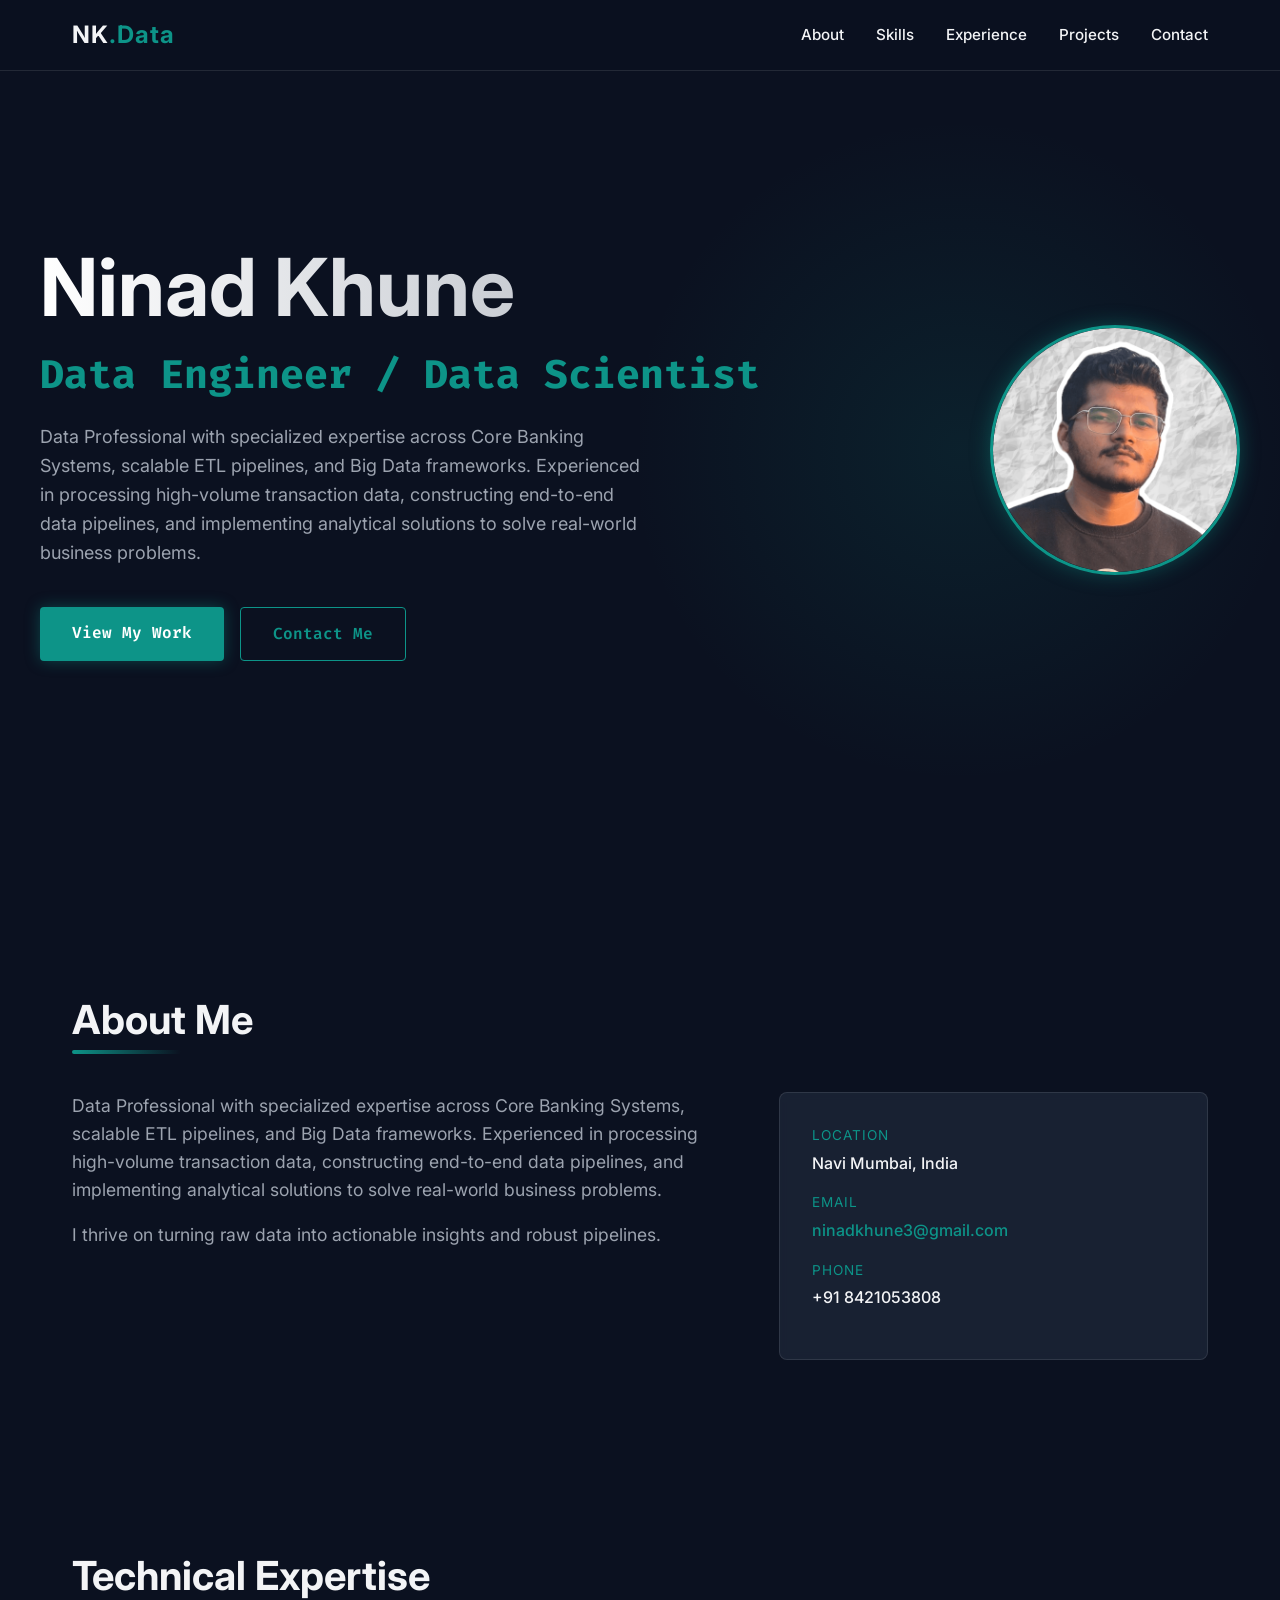
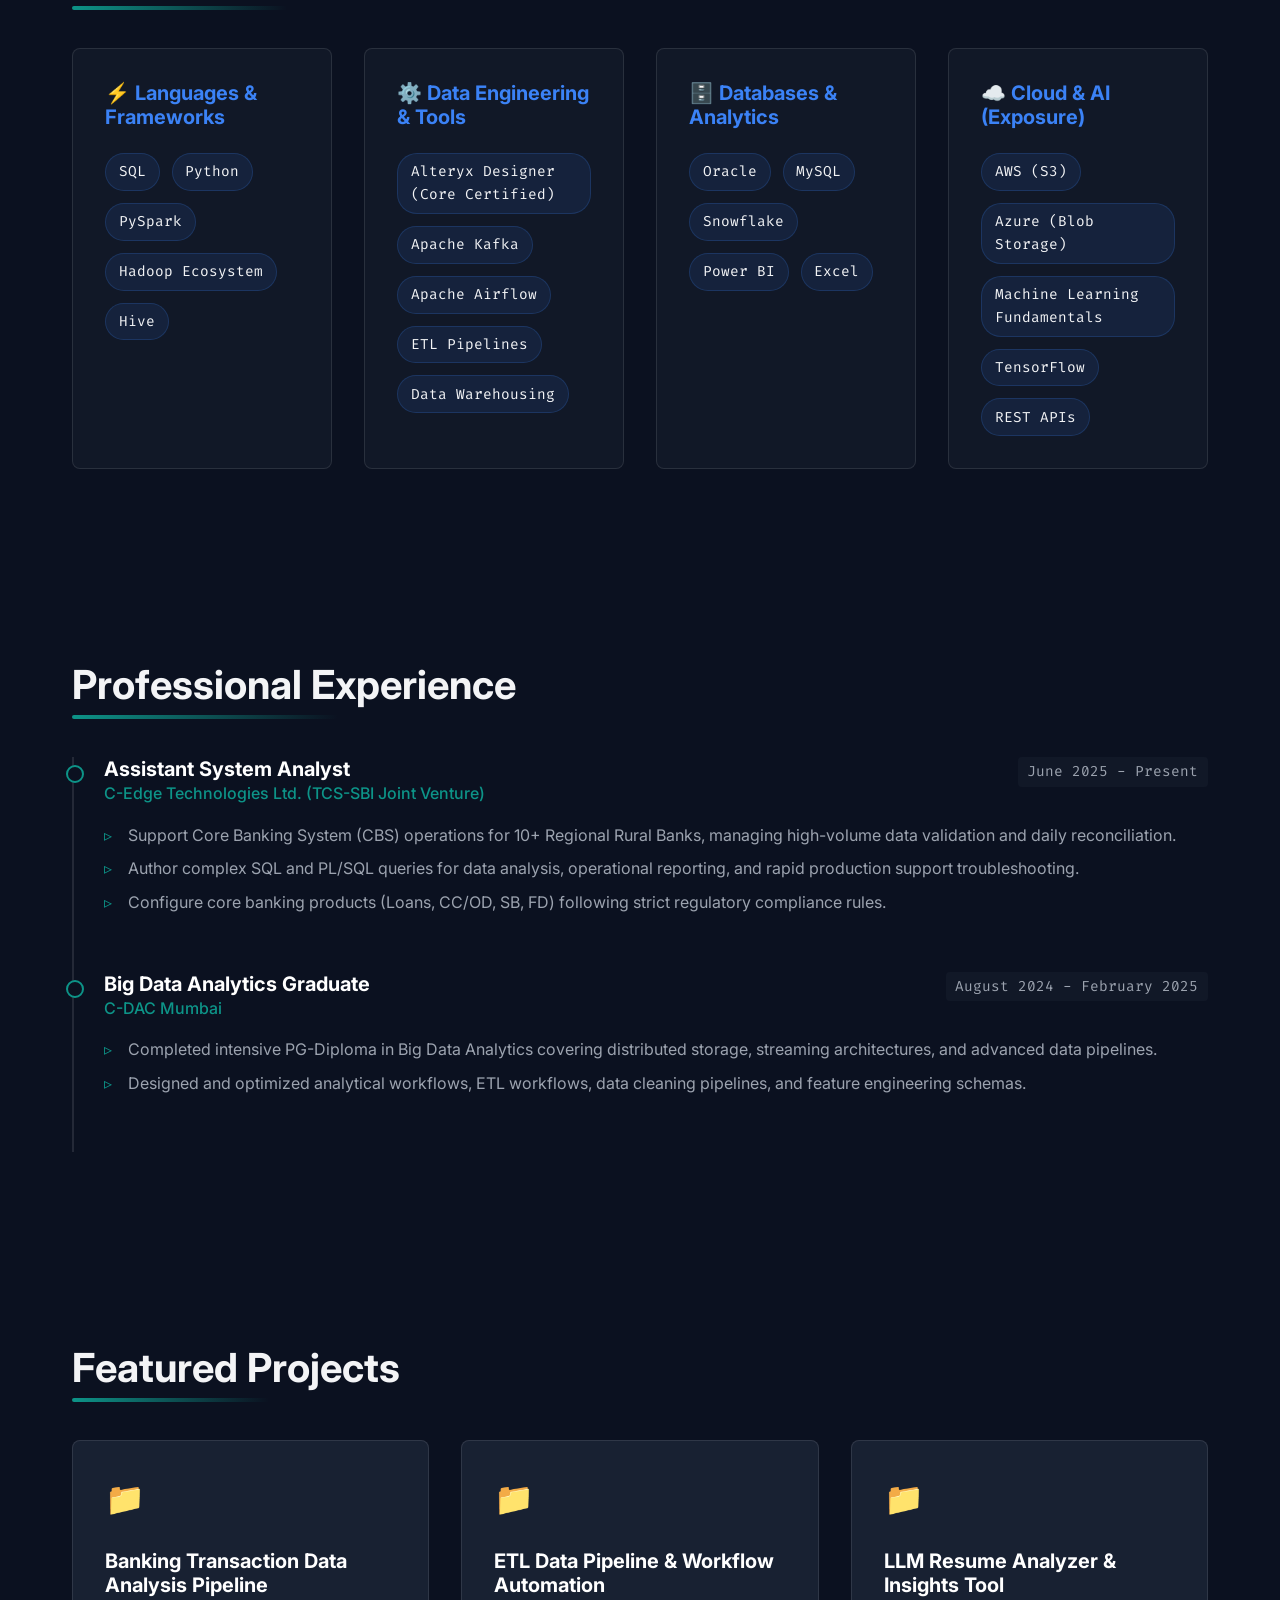
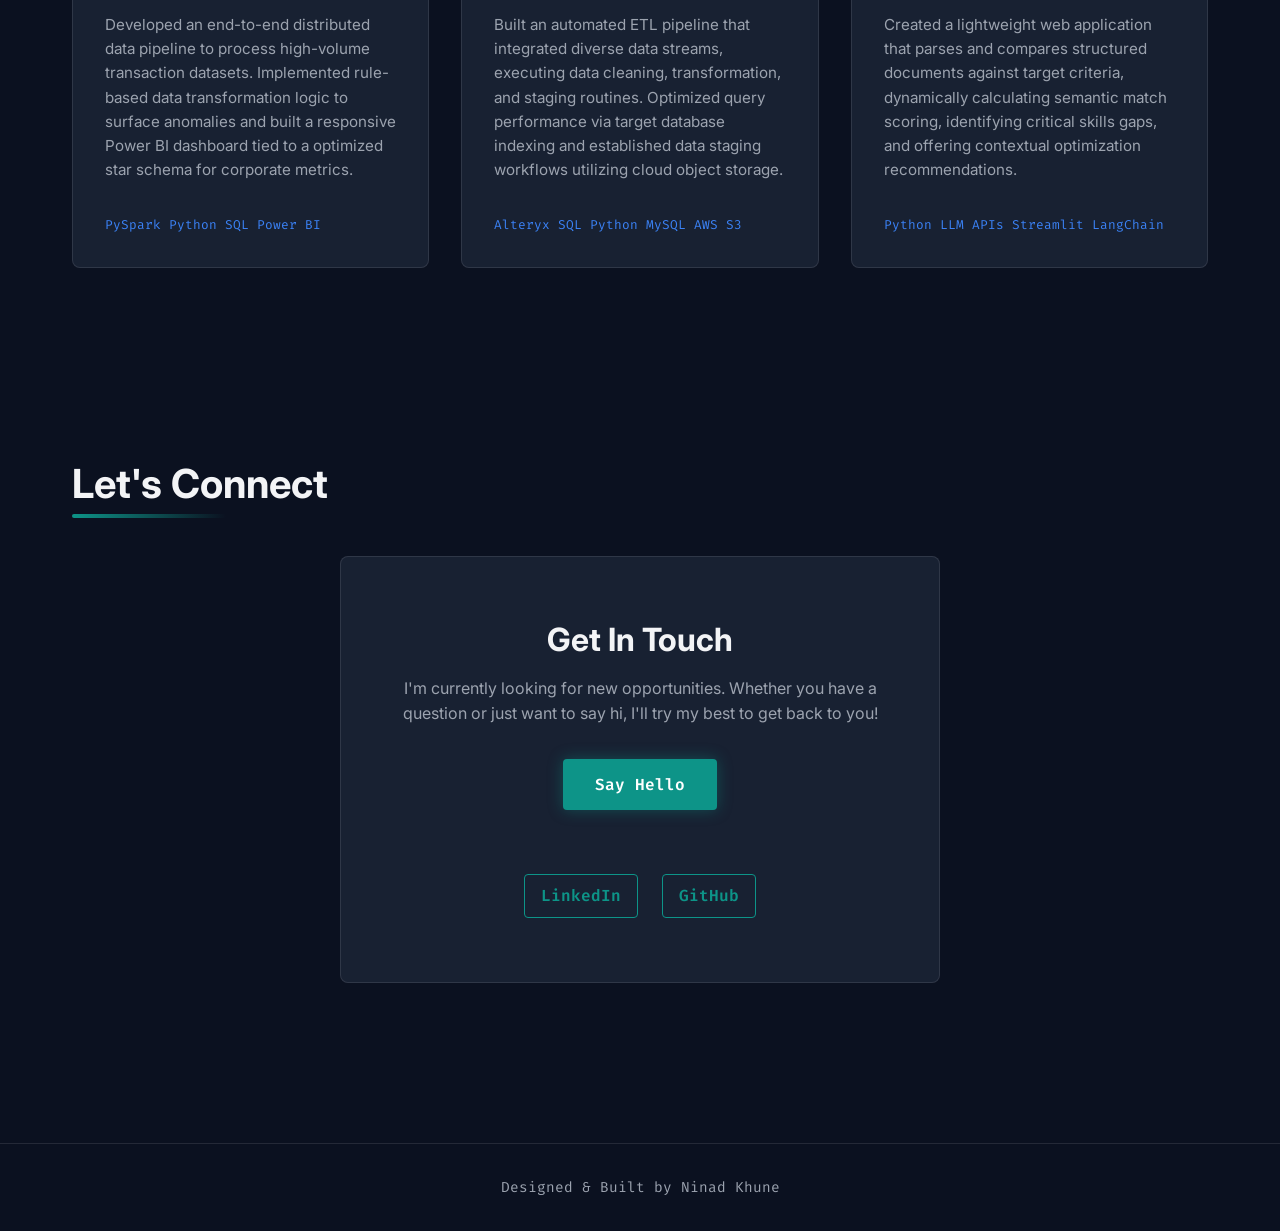
<file: index.html>
<!DOCTYPE html>
<html lang="en">

<head>
    <meta charset="UTF-8">
    <meta name="viewport" content="width=device-width, initial-scale=1.0">
    <title>Ninad Khune | Data Engineer & Data Scientist</title>
    <meta name="description"
        content="Portfolio of Ninad Khune, Data Engineer and Data Scientist specializing in Core Banking Systems, scalable ETL pipelines, and Big Data frameworks.">
    <link
        href="https://fonts.googleapis.com/css2?family=Inter:wght@300;400;600;700&family=Fira+Code:wght@400;500&display=swap"
        rel="stylesheet">
    <link rel="stylesheet" href="style.css?v=2">
</head>

<body>
    <nav id="navbar">
        <div class="nav-container">
            <div class="logo">NK<span class="accent">.Data</span></div>
            <ul class="nav-links">
                <li><a href="#about">About</a></li>
                <li><a href="#skills">Skills</a></li>
                <li><a href="#experience">Experience</a></li>
                <li><a href="#projects">Projects</a></li>
                <li><a href="#contact">Contact</a></li>
            </ul>
        </div>
    </nav>

    <main>
        <section id="hero">
            <div class="hero-content">
                <div class="hero-inner">
                    <div class="hero-text">
                        <h1 id="hero-name" class="glitch" data-text=""></h1>
                        <h2 id="hero-title" class="subtitle"></h2>
                        <p id="hero-summary" class="summary"></p>
                        <div class="hero-actions">
                            <a href="#projects" class="btn btn-primary">View My Work</a>
                            <a href="#contact" class="btn btn-secondary">Contact Me</a>
                        </div>
                    </div>
                    <div class="hero-image">
                        <img src="./static/profile.png" alt="Profile Image" class="profile-img">
                    </div>
                </div>
            </div>
            <div class="hero-background"></div>
        </section>

        <section id="about" class="section">
            <h2 class="section-title">About Me</h2>
            <div class="about-grid">
                <div class="about-text" id="about-text">
                    <!-- Populated by JS -->
                </div>
                <div class="about-details" id="about-details">
                    <!-- Populated by JS -->
                </div>
            </div>
        </section>

        <section id="skills" class="section">
            <h2 class="section-title">Technical Expertise</h2>
            <div class="skills-container" id="skills-container">
                <!-- Populated by JS -->
            </div>
        </section>

        <section id="experience" class="section">
            <h2 class="section-title">Professional Experience</h2>
            <div class="timeline" id="experience-timeline">
                <!-- Populated by JS -->
            </div>
        </section>

        <section id="projects" class="section">
            <h2 class="section-title">Featured Projects</h2>
            <div class="projects-grid" id="projects-grid">
                <!-- Populated by JS -->
            </div>
        </section>

        <section id="contact" class="section">
            <h2 class="section-title">Let's Connect</h2>
            <div class="contact-card" id="contact-card">
                <!-- Populated by JS -->
            </div>
        </section>
    </main>

    <footer>
        <div class="footer-content" id="footer-content">
            <!-- Populated by JS -->
        </div>
    </footer>

    <script src="script.js"></script>
</body>

</html>
</file>
<file: style.css>
/* --- CSS Variables & Theming --- */
:root {
    --bg-color: #0b1120;
    --bg-color-alt: #111827;
    --text-primary: #f3f4f6;
    --text-secondary: #9ca3af;
    --accent-teal: #0d9488;
    --accent-teal-glow: rgba(13, 148, 136, 0.4);
    --accent-blue: #3b82f6;
    --accent-blue-glow: rgba(59, 130, 246, 0.4);
    
    --font-main: 'Inter', sans-serif;
    --font-code: 'Fira Code', monospace;
    
    --transition-smooth: all 0.3s cubic-bezier(0.4, 0, 0.2, 1);
    --card-bg: rgba(30, 41, 59, 0.7);
    --card-border: rgba(255, 255, 255, 0.1);
}

/* --- Base Reset & Typography --- */
* {
    margin: 0;
    padding: 0;
    box-sizing: border-box;
}

html {
    scroll-behavior: smooth;
}

body {
    background-color: var(--bg-color);
    color: var(--text-primary);
    font-family: var(--font-main);
    line-height: 1.6;
    overflow-x: hidden;
}

a {
    color: var(--accent-teal);
    text-decoration: none;
    transition: var(--transition-smooth);
}

a:hover {
    color: var(--accent-blue);
}

ul {
    list-style: none;
}

/* --- Typography --- */
h1, h2, h3, h4 {
    font-weight: 700;
    line-height: 1.2;
}

h2.section-title {
    font-size: 2.5rem;
    margin-bottom: 3rem;
    position: relative;
    display: inline-block;
}

h2.section-title::after {
    content: '';
    position: absolute;
    bottom: -10px;
    left: 0;
    width: 60%;
    height: 4px;
    background: linear-gradient(90deg, var(--accent-teal), transparent);
    border-radius: 2px;
}

/* --- Layout --- */
.section {
    padding: 6rem 2rem;
    max-width: 1200px;
    margin: 0 auto;
}

/* --- Navigation --- */
#navbar {
    position: fixed;
    top: 0;
    left: 0;
    width: 100%;
    background: rgba(11, 17, 32, 0.85);
    backdrop-filter: blur(10px);
    z-index: 1000;
    border-bottom: 1px solid var(--card-border);
}

.nav-container {
    max-width: 1200px;
    margin: 0 auto;
    padding: 1rem 2rem;
    display: flex;
    justify-content: space-between;
    align-items: center;
}

.logo {
    font-size: 1.5rem;
    font-weight: 700;
    letter-spacing: 1px;
}

.logo .accent {
    color: var(--accent-teal);
}

.nav-links {
    display: flex;
    gap: 2rem;
}

.nav-links a {
    color: var(--text-primary);
    font-size: 0.95rem;
    font-weight: 500;
    position: relative;
}

.nav-links a::after {
    content: '';
    position: absolute;
    width: 0;
    height: 2px;
    bottom: -4px;
    left: 0;
    background-color: var(--accent-teal);
    transition: var(--transition-smooth);
}

.nav-links a:hover::after {
    width: 100%;
}

/* --- Hero Section --- */
#hero {
    min-height: 100vh;
    display: flex;
    align-items: center;
    padding: 0 2rem;
    position: relative;
    overflow: hidden;
}

.hero-content {
    max-width: 1200px;
    margin: 0 auto;
    position: relative;
    z-index: 10;
    width: 100%;
}

.hero-inner {
    display: grid;
    grid-template-columns: 1fr auto;
    align-items: center;
    gap: 4rem;
}

.hero-text {
    /* Text container */
}

.hero-image {
    display: flex;
    justify-content: center;
    align-items: center;
}

.profile-img {
    width: 250px;
    height: 250px;
    border-radius: 50%;
    object-fit: cover;
    border: 3px solid var(--accent-teal);
    box-shadow: 0 0 20px var(--accent-teal-glow);
    transition: var(--transition-smooth);
}

.profile-img:hover {
    transform: scale(1.05);
    box-shadow: 0 0 30px var(--accent-teal);
}

#hero-name {
    font-size: clamp(3rem, 8vw, 5rem);
    margin-bottom: 1rem;
    background: linear-gradient(90deg, #fff, var(--text-secondary));
    -webkit-background-clip: text;
    -webkit-text-fill-color: transparent;
}

#hero-title {
    font-size: clamp(1.5rem, 4vw, 2.5rem);
    color: var(--accent-teal);
    margin-bottom: 1.5rem;
    font-family: var(--font-code);
}

.summary {
    font-size: 1.125rem;
    color: var(--text-secondary);
    max-width: 600px;
    margin-bottom: 2.5rem;
}

.hero-actions {
    display: flex;
    gap: 1rem;
}

.btn {
    display: inline-block;
    padding: 0.8rem 2rem;
    border-radius: 4px;
    font-weight: 600;
    font-family: var(--font-code);
    text-align: center;
    transition: var(--transition-smooth);
    cursor: pointer;
}

.btn-primary {
    background: var(--accent-teal);
    color: #fff;
    box-shadow: 0 0 15px var(--accent-teal-glow);
}

.btn-primary:hover {
    background: #0f766e;
    box-shadow: 0 0 25px var(--accent-teal-glow);
    color: #fff;
}

.btn-secondary {
    background: transparent;
    color: var(--accent-teal);
    border: 1px solid var(--accent-teal);
}

.btn-secondary:hover {
    background: rgba(13, 148, 136, 0.1);
}

/* Hero Background Decoration */
.hero-background {
    position: absolute;
    top: 0;
    right: 0;
    width: 50%;
    height: 100%;
    background: radial-gradient(circle at center, var(--accent-teal-glow) 0%, transparent 60%);
    opacity: 0.3;
    z-index: 1;
    pointer-events: none;
}

/* --- About Section --- */
.about-grid {
    display: grid;
    grid-template-columns: 3fr 2fr;
    gap: 4rem;
    align-items: start;
}

.about-text {
    font-size: 1.1rem;
    color: var(--text-secondary);
}

.about-details {
    background: var(--card-bg);
    border: 1px solid var(--card-border);
    border-radius: 8px;
    padding: 2rem;
    backdrop-filter: blur(5px);
}

.detail-item {
    margin-bottom: 1rem;
    display: flex;
    flex-direction: column;
}

.detail-label {
    font-size: 0.85rem;
    color: var(--accent-teal);
    text-transform: uppercase;
    letter-spacing: 1px;
    margin-bottom: 0.25rem;
}

.detail-value {
    font-weight: 500;
}

/* --- Skills Section --- */
.skills-container {
    display: grid;
    grid-template-columns: repeat(auto-fit, minmax(250px, 1fr));
    gap: 2rem;
}

.skill-category {
    background: var(--bg-color-alt);
    border: 1px solid var(--card-border);
    border-radius: 8px;
    padding: 2rem;
    transition: var(--transition-smooth);
}

.skill-category:hover {
    transform: translateY(-5px);
    border-color: var(--accent-blue);
    box-shadow: 0 10px 30px rgba(0,0,0,0.5);
}

.skill-category h3 {
    color: var(--accent-blue);
    margin-bottom: 1.5rem;
    font-size: 1.25rem;
    display: flex;
    align-items: center;
    gap: 0.5rem;
}

.skill-list {
    display: flex;
    flex-wrap: wrap;
    gap: 0.75rem;
}

.skill-tag {
    background: rgba(59, 130, 246, 0.1);
    color: var(--text-primary);
    padding: 0.4rem 0.8rem;
    border-radius: 20px;
    font-size: 0.9rem;
    font-family: var(--font-code);
    border: 1px solid rgba(59, 130, 246, 0.2);
    transition: var(--transition-smooth);
}

.skill-tag:hover {
    background: rgba(59, 130, 246, 0.2);
    border-color: var(--accent-blue);
}

/* --- Experience Section --- */
.timeline {
    position: relative;
    padding-left: 2rem;
}

.timeline::before {
    content: '';
    position: absolute;
    left: 0;
    top: 0;
    bottom: 0;
    width: 2px;
    background: var(--card-border);
}

.experience-item {
    position: relative;
    padding-bottom: 3rem;
}

.experience-item::before {
    content: '';
    position: absolute;
    left: -2.35rem;
    top: 0.5rem;
    width: 14px;
    height: 14px;
    border-radius: 50%;
    background: var(--bg-color);
    border: 2px solid var(--accent-teal);
    z-index: 2;
    transition: var(--transition-smooth);
}

.experience-item:hover::before {
    background: var(--accent-teal);
    box-shadow: 0 0 10px var(--accent-teal-glow);
}

.exp-header {
    display: flex;
    justify-content: space-between;
    align-items: flex-start;
    margin-bottom: 1rem;
    flex-wrap: wrap;
    gap: 0.5rem;
}

.exp-role {
    font-size: 1.25rem;
    color: #fff;
}

.exp-company {
    color: var(--accent-teal);
    font-weight: 500;
}

.exp-period {
    font-family: var(--font-code);
    font-size: 0.9rem;
    color: var(--text-secondary);
    background: var(--bg-color-alt);
    padding: 0.2rem 0.6rem;
    border-radius: 4px;
}

.exp-bullets {
    color: var(--text-secondary);
    padding-left: 1.5rem;
}

.exp-bullets li {
    margin-bottom: 0.5rem;
    position: relative;
}

.exp-bullets li::before {
    content: '▹';
    position: absolute;
    left: -1.5rem;
    color: var(--accent-teal);
}

/* --- Projects Section --- */
.projects-grid {
    display: grid;
    grid-template-columns: repeat(auto-fit, minmax(300px, 1fr));
    gap: 2rem;
}

.project-card {
    background: var(--card-bg);
    border: 1px solid var(--card-border);
    border-radius: 8px;
    padding: 2rem;
    transition: var(--transition-smooth);
    display: flex;
    flex-direction: column;
    height: 100%;
    position: relative;
    overflow: hidden;
}

.project-card::before {
    content: '';
    position: absolute;
    top: 0;
    left: 0;
    width: 100%;
    height: 4px;
    background: linear-gradient(90deg, var(--accent-teal), var(--accent-blue));
    transform: scaleX(0);
    transform-origin: left;
    transition: transform 0.4s ease;
}

.project-card:hover {
    transform: translateY(-5px);
    border-color: rgba(13, 148, 136, 0.3);
    box-shadow: 0 10px 30px rgba(0,0,0,0.5);
}

.project-card:hover::before {
    transform: scaleX(1);
}

.project-header {
    display: flex;
    justify-content: space-between;
    align-items: center;
    margin-bottom: 1.5rem;
}

.project-icon {
    font-size: 2rem;
    color: var(--accent-teal);
}

.project-title {
    font-size: 1.25rem;
    color: #fff;
    margin-bottom: 1rem;
}

.project-desc {
    color: var(--text-secondary);
    font-size: 0.95rem;
    margin-bottom: 2rem;
    flex-grow: 1;
}

.project-tech {
    display: flex;
    flex-wrap: wrap;
    gap: 0.5rem;
    margin-top: auto;
}

.project-tech span {
    font-family: var(--font-code);
    font-size: 0.8rem;
    color: var(--accent-blue);
}

/* --- Contact Section --- */
.contact-card {
    text-align: center;
    max-width: 600px;
    margin: 0 auto;
    background: var(--card-bg);
    padding: 4rem 2rem;
    border-radius: 8px;
    border: 1px solid var(--card-border);
}

.contact-card h3 {
    font-size: 2rem;
    margin-bottom: 1rem;
}

.contact-card p {
    color: var(--text-secondary);
    margin-bottom: 2rem;
}

/* --- Footer --- */
footer {
    text-align: center;
    padding: 2rem;
    font-family: var(--font-code);
    font-size: 0.9rem;
    color: var(--text-secondary);
    border-top: 1px solid var(--card-border);
    margin-top: 4rem;
}

/* --- Responsive --- */
@media (max-width: 768px) {
    .nav-links {
        display: none; /* In a real app, add a hamburger menu */
    }
    
    .hero-inner {
        display: flex;
        flex-direction: column-reverse;
        text-align: center;
        gap: 2rem;
    }
    
    .hero-actions {
        justify-content: center;
    }
    
    .profile-img {
        width: 180px;
        height: 180px;
    }

    .about-grid {
        grid-template-columns: 1fr;
    }
    
    .exp-header {
        flex-direction: column;
    }
    
    .section {
        padding: 4rem 1rem;
    }
}
</file>
